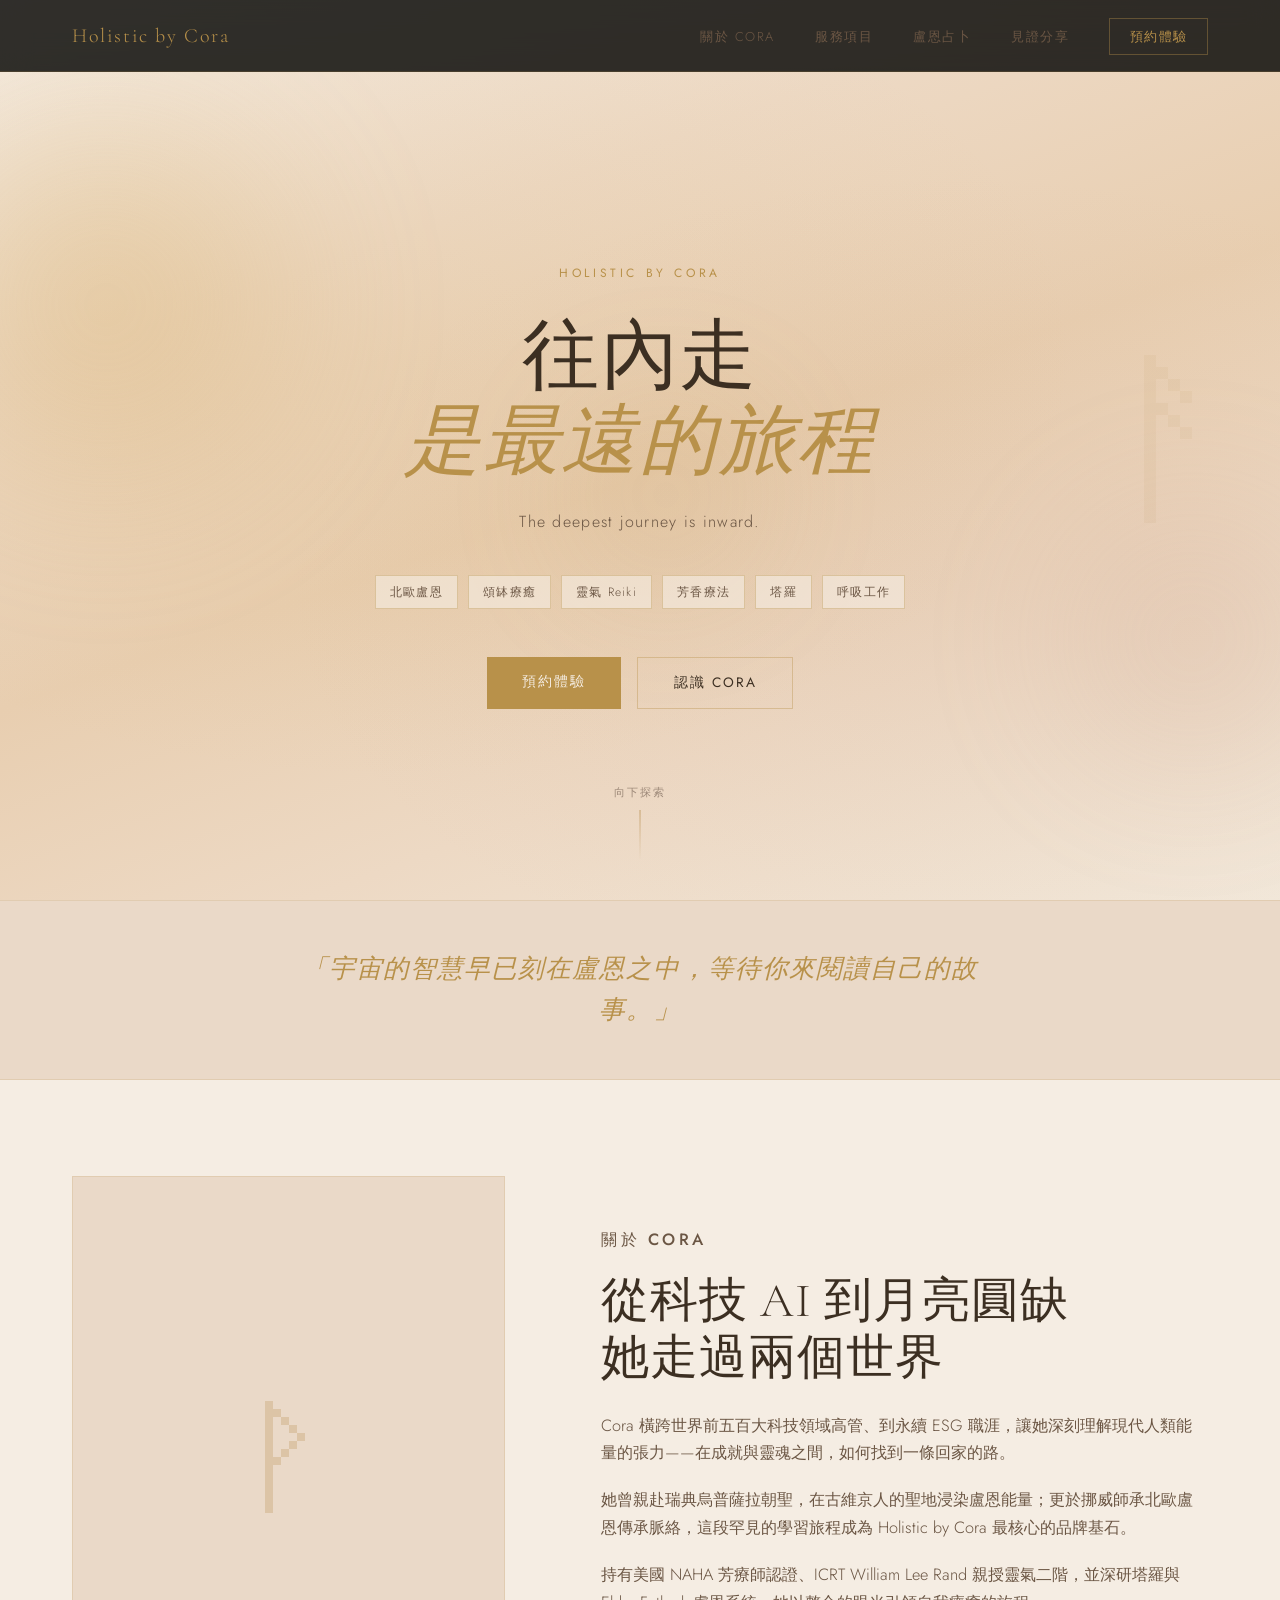
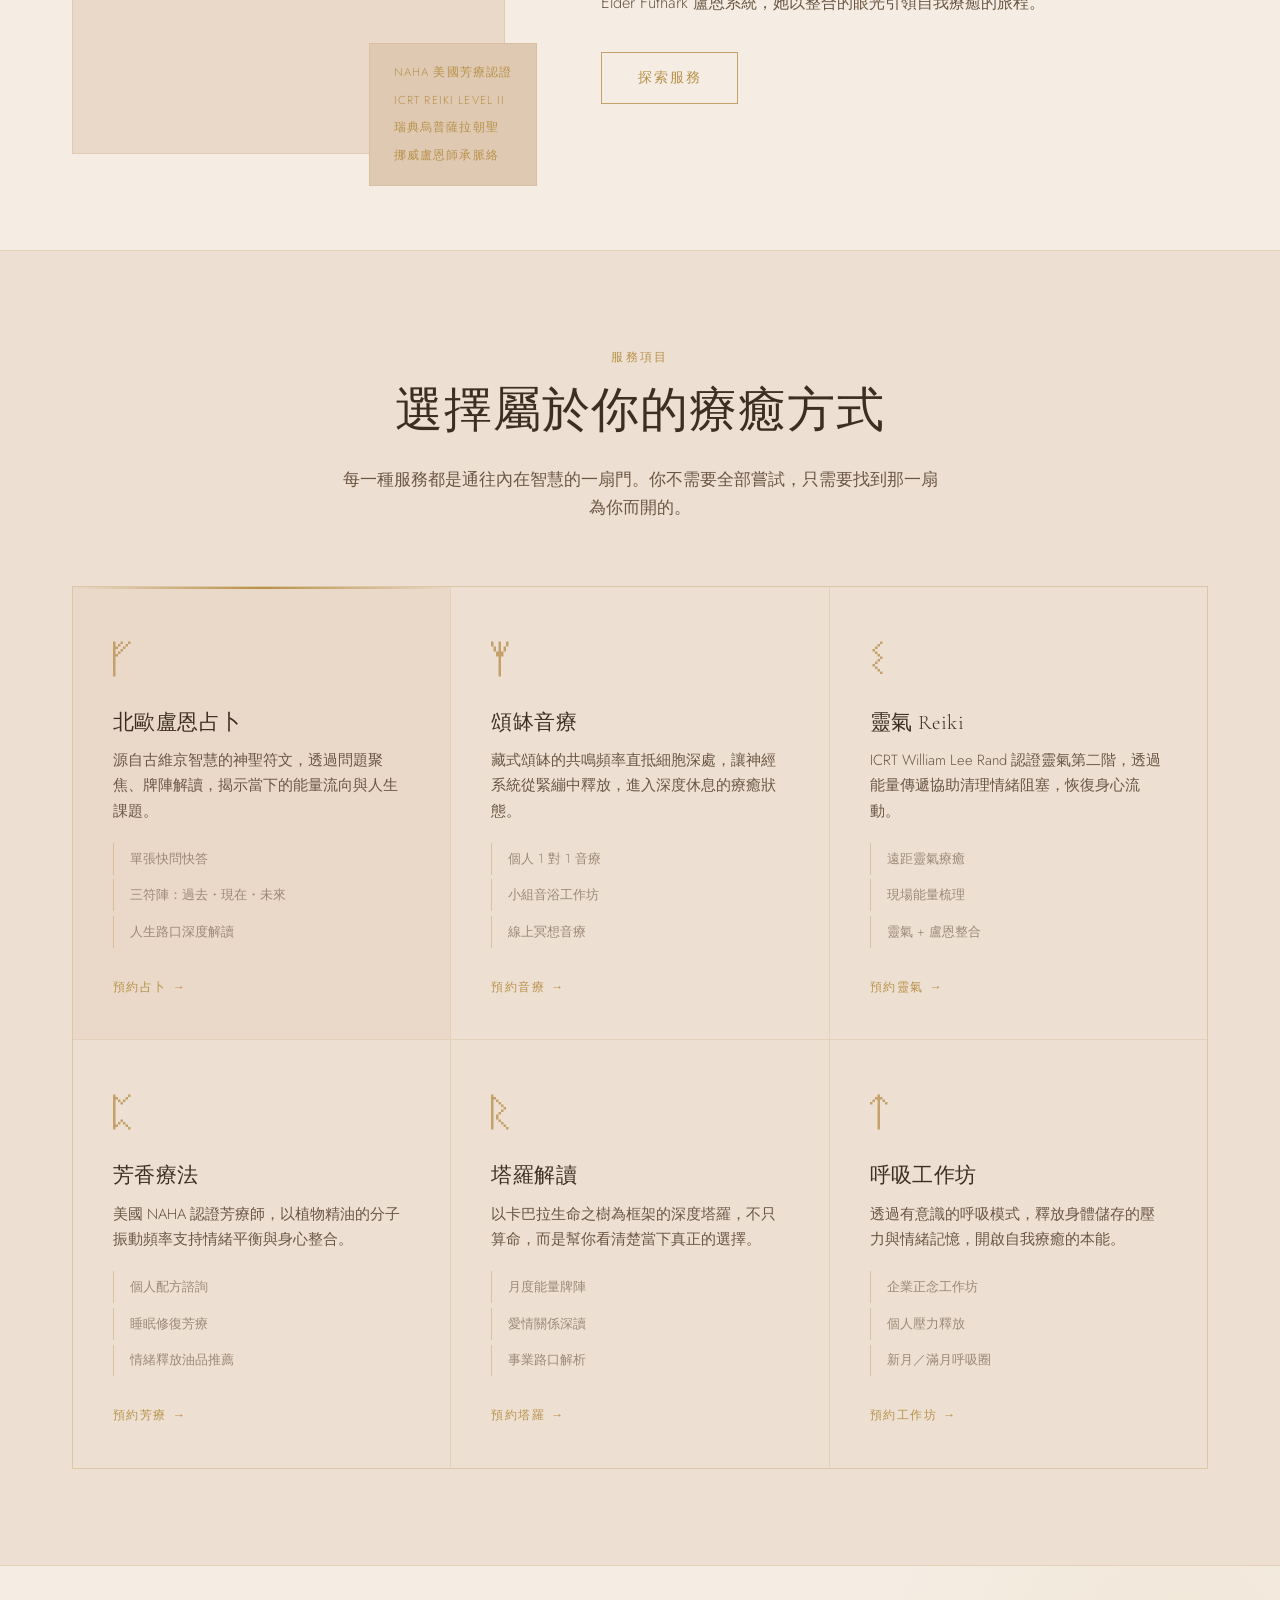
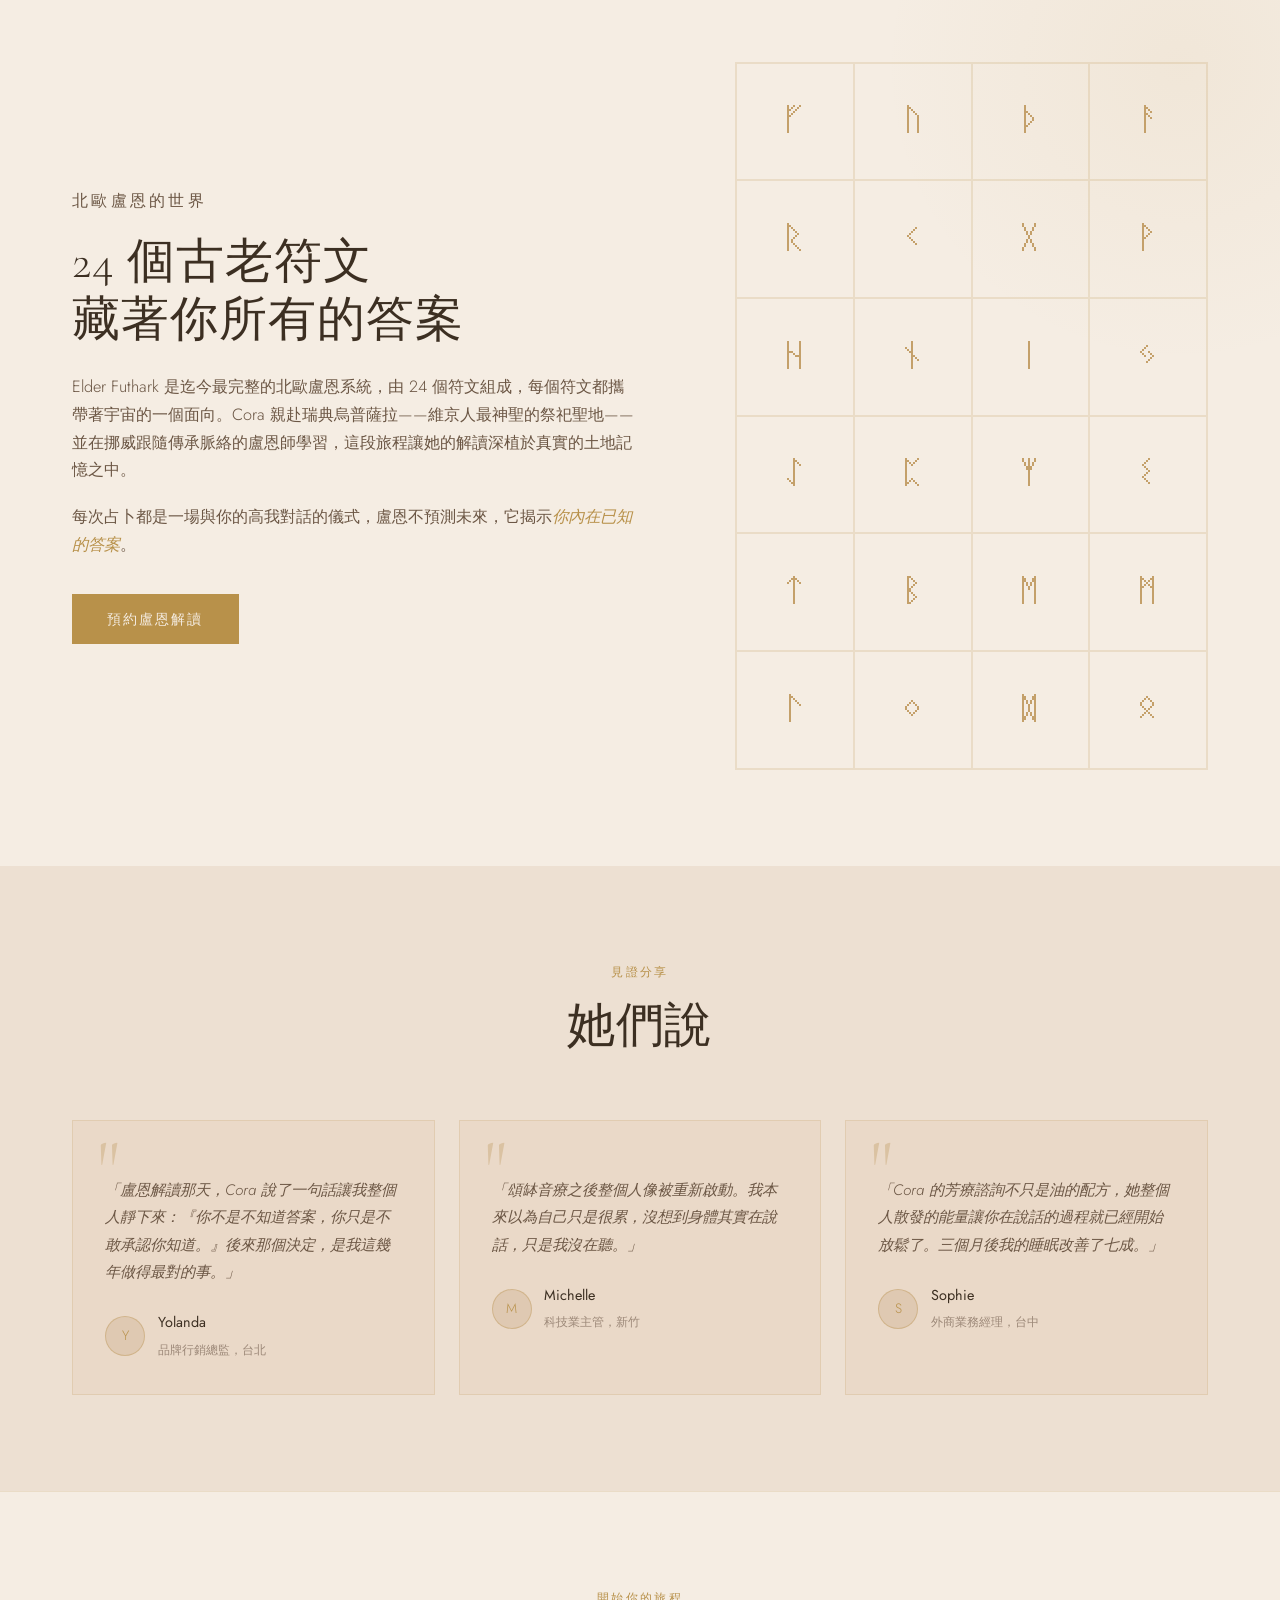
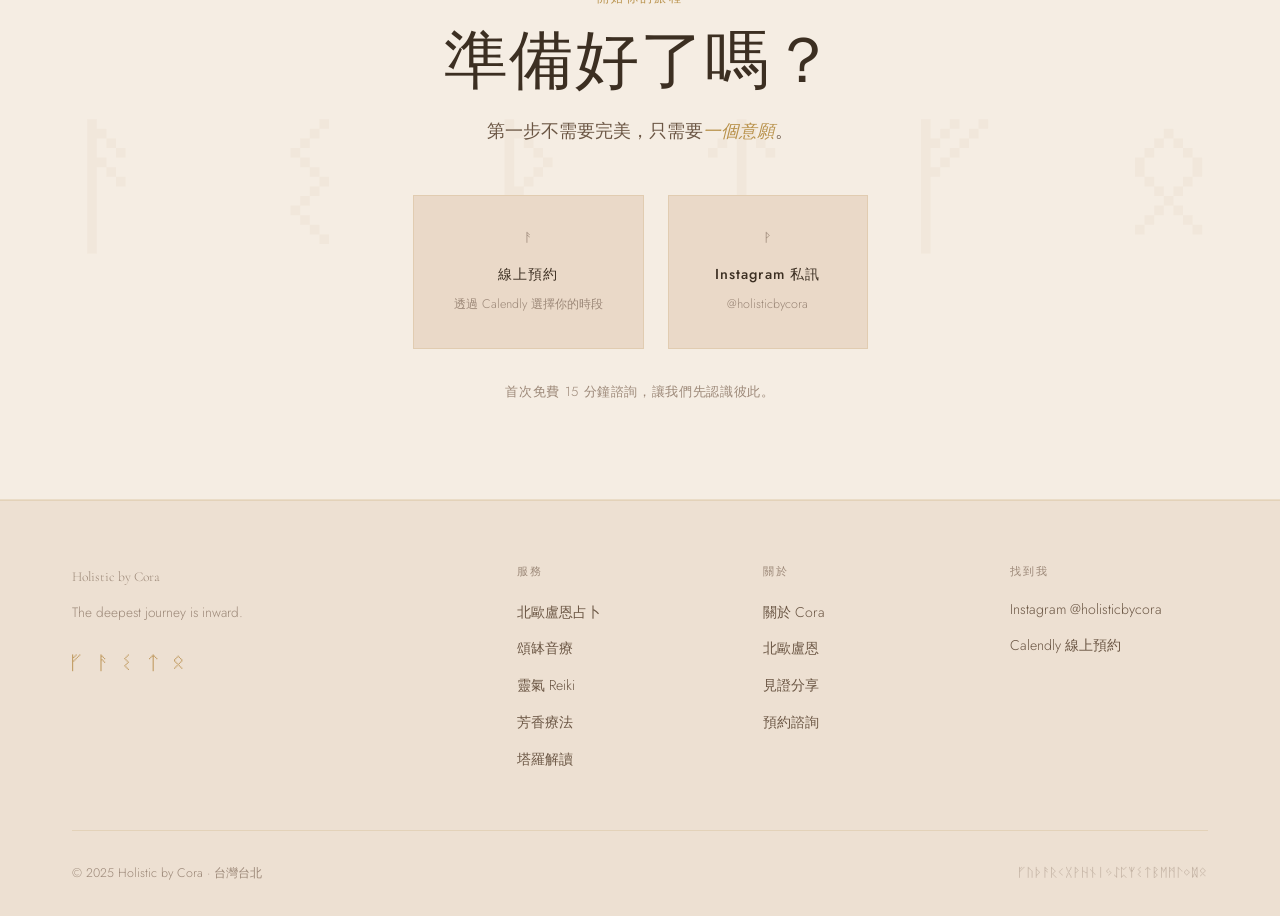
<file: index (3).html>
<!DOCTYPE html>
<html lang="zh-TW">
<head>
  <meta charset="UTF-8" />
  <meta name="viewport" content="width=device-width, initial-scale=1.0" />
  <title>Holistic by Cora｜北歐盧恩・身心靈療癒</title>
  <meta name="description" content="For the woman who runs the boardroom by day and follows the moon by night. 北歐盧恩占卜、頌缽療癒、靈氣、芳療，由 Cora 帶領你走向內在智慧。" />
  <link rel="preconnect" href="https://fonts.googleapis.com" />
  <link rel="preconnect" href="https://fonts.gstatic.com" crossorigin />
  <link href="https://fonts.googleapis.com/css2?family=Cormorant+Garamond:ital,wght@0,300;0,400;0,600;1,300;1,400&family=Jost:wght@300;400;500&family=Noto+Serif+TC:wght@300;400&display=swap" rel="stylesheet" />
<style>
/* ============================================
   Holistic by Cora — Main Stylesheet
   Aesthetic: Morandi nude warmth with golden light
   Palette: Warm parchment · dusty rose · antique gold
   ============================================ */

:root {
  --color-bg:        #F5EDE3;
  --color-bg-2:      #EDE0D2;
  --color-bg-3:      #E6D5C3;
  --color-surface:   #EAD9C8;
  --color-surface-2: #DFC9B2;

  --color-gold:       #B8914A;
  --color-gold-light: #D4A85A;
  --color-gold-dim:   #C4A06A;
  --color-gold-glow:  rgba(184, 145, 74, 0.18);

  --color-rose:      #C4937A;
  --color-sage:      #8A9E82;
  --color-dust:      #B0A898;

  --color-text-primary:   #3C2F22;
  --color-text-secondary: #6B5644;
  --color-text-muted:     #9C8878;

  --color-border:        rgba(184, 145, 74, 0.18);
  --color-border-strong: rgba(184, 145, 74, 0.38);

  --font-display:  'Cormorant Garamond', Georgia, serif;
  --font-body:     'Jost', sans-serif;
  --font-serif-tc: 'Noto Serif TC', serif;

  --max-width: 1200px;
  --nav-height: 72px;

  --ease-out:    cubic-bezier(0.16, 1, 0.3, 1);
  --ease-in-out: cubic-bezier(0.45, 0, 0.55, 1);
}

/* ---- Reset ---- */
*, *::before, *::after { box-sizing: border-box; margin: 0; padding: 0; }
html { scroll-behavior: smooth; font-size: 16px; }
body {
  background: var(--color-bg);
  color: var(--color-text-primary);
  font-family: var(--font-body);
  font-weight: 300;
  line-height: 1.7;
  overflow-x: hidden;
}
img { max-width: 100%; display: block; }
a { color: inherit; text-decoration: none; }
ul { list-style: none; }
strong { font-weight: 500; }
em { font-style: italic; color: var(--color-gold); }

/* ---- Typography ---- */
h1, h2, h3, h4 {
  font-family: var(--font-display);
  font-weight: 300;
  line-height: 1.2;
  letter-spacing: 0.02em;
}

/* ---- Utility ---- */
.container {
  max-width: var(--max-width);
  margin: 0 auto;
  padding: 0 2rem;
}
.section { padding: 6rem 0; }

.section__eyebrow {
  font-family: var(--font-body);
  font-size: 0.75rem;
  font-weight: 500;
  letter-spacing: 0.2em;
  text-transform: uppercase;
  color: var(--color-gold);
  margin-bottom: 1rem;
}
.section__title {
  font-size: clamp(2rem, 4vw, 3rem);
  color: var(--color-text-primary);
  margin-bottom: 1.5rem;
}
.section__desc {
  color: var(--color-text-secondary);
  max-width: 600px;
  font-size: 1.05rem;
}
.section__header {
  text-align: center;
  margin-bottom: 4rem;
}
.section__header .section__desc {
  margin: 0 auto;
}

/* ---- Buttons ---- */
.btn {
  display: inline-block;
  padding: 0.85rem 2.2rem;
  font-family: var(--font-body);
  font-size: 0.85rem;
  font-weight: 400;
  letter-spacing: 0.15em;
  text-transform: uppercase;
  transition: all 0.3s var(--ease-out);
  cursor: pointer;
  border: none;
}
.btn--primary {
  background: var(--color-gold);
  color: #F5EDE3;
}
.btn--primary:hover {
  background: var(--color-gold-light);
  transform: translateY(-2px);
  box-shadow: 0 8px 24px rgba(184,145,74,0.25);
}
.btn--ghost {
  background: transparent;
  color: var(--color-text-primary);
  border: 1px solid var(--color-border-strong);
}
.btn--ghost:hover {
  border-color: var(--color-gold);
  color: var(--color-gold);
  transform: translateY(-2px);
}
.btn--outline {
  background: transparent;
  color: var(--color-gold);
  border: 1px solid var(--color-gold-dim);
}
.btn--outline:hover {
  background: var(--color-gold-glow);
  border-color: var(--color-gold);
}

/* ============================================
   NAV
   ============================================ */
.nav {
  position: fixed;
  top: 0; left: 0; right: 0;
  z-index: 100;
  height: var(--nav-height);
  background: rgba(245, 237, 227, 0.88);
  backdrop-filter: blur(14px);
  border-bottom: 1px solid var(--color-border);
  transition: background 0.4s;
}
.nav__inner {
  max-width: var(--max-width);
  margin: 0 auto;
  padding: 0 2rem;
  height: 100%;
  display: flex;
  align-items: center;
  justify-content: space-between;
}
.nav__logo {
  font-family: var(--font-display);
  font-size: 1.25rem;
  font-weight: 300;
  letter-spacing: 0.08em;
  color: var(--color-gold);
}
.nav__links {
  display: flex;
  align-items: center;
  gap: 2.5rem;
}
.nav__links a {
  font-size: 0.8rem;
  letter-spacing: 0.12em;
  text-transform: uppercase;
  color: var(--color-text-secondary);
  transition: color 0.2s;
}
.nav__links a:hover { color: var(--color-text-primary); }
.nav__cta {
  color: var(--color-gold) !important;
  border: 1px solid var(--color-border-strong);
  padding: 0.5rem 1.2rem;
  transition: all 0.3s !important;
}
.nav__cta:hover {
  background: var(--color-gold-glow);
  border-color: var(--color-gold) !important;
}
.nav__toggle {
  display: none;
  flex-direction: column;
  gap: 5px;
  background: none;
  border: none;
  cursor: pointer;
  padding: 4px;
}
.nav__toggle span {
  display: block;
  width: 24px;
  height: 1px;
  background: var(--color-text-primary);
  transition: all 0.3s;
}

/* ============================================
   HERO
   ============================================ */
.hero {
  position: relative;
  min-height: 100vh;
  display: flex;
  align-items: center;
  justify-content: center;
  text-align: center;
  overflow: hidden;
  padding-top: var(--nav-height);
  background: linear-gradient(
    160deg,
    #F5EDE3 0%,
    #EDD9C4 28%,
    #E8CEB0 52%,
    #EDD9C4 74%,
    #F2E8DA 100%
  );
}
/* Subtle gold shimmer overlay */
.hero::after {
  content: '';
  position: absolute;
  inset: 0;
  background:
    radial-gradient(ellipse at 30% 40%, rgba(212,168,90,0.12) 0%, transparent 55%),
    radial-gradient(ellipse at 75% 65%, rgba(196,147,122,0.10) 0%, transparent 50%);
  pointer-events: none;
}
.hero__bg {
  position: absolute;
  inset: 0;
}
.hero__orb {
  position: absolute;
  border-radius: 50%;
  filter: blur(70px);
  opacity: 0.35;
  animation: drift 14s ease-in-out infinite alternate;
}
.hero__orb--1 {
  width: 520px; height: 520px;
  background: radial-gradient(circle, #D4A85A, transparent 70%);
  top: 5%; left: -12%;
  animation-delay: 0s;
}
.hero__orb--2 {
  width: 380px; height: 380px;
  background: radial-gradient(circle, #C4937A, transparent 70%);
  bottom: 8%; right: -8%;
  animation-delay: -5s;
  opacity: 0.22;
}
.hero__orb--3 {
  width: 280px; height: 280px;
  background: radial-gradient(circle, #B8914A, transparent 70%);
  top: 55%; left: 52%;
  transform: translate(-50%, -50%);
  animation-delay: -9s;
  opacity: 0.18;
}
@keyframes drift {
  from { transform: translate(0, 0) scale(1); }
  to   { transform: translate(28px, -18px) scale(1.08); }
}
.hero__content {
  position: relative;
  z-index: 2;
  max-width: 760px;
  padding: 2rem;
}
.hero__eyebrow {
  font-size: 0.75rem;
  letter-spacing: 0.3em;
  text-transform: uppercase;
  color: var(--color-gold);
  margin-bottom: 2rem;
  font-weight: 400;
}
.hero__title {
  font-size: clamp(2.8rem, 6vw, 5rem);
  color: var(--color-text-primary);
  margin-bottom: 1.5rem;
  line-height: 1.1;
  animation: fadeUp 1s var(--ease-out) both;
}
.hero__title em {
  display: block;
  color: var(--color-gold);
}
.hero__subtitle {
  font-family: var(--font-body);
  font-size: 1rem;
  color: var(--color-text-secondary);
  letter-spacing: 0.08em;
  margin-bottom: 2.5rem;
  animation: fadeUp 1s 0.15s var(--ease-out) both;
}
.br-desktop { display: block; }
.hero__tags {
  display: flex;
  flex-wrap: wrap;
  gap: 0.6rem;
  justify-content: center;
  margin-bottom: 3rem;
  animation: fadeUp 1s 0.3s var(--ease-out) both;
}
.hero__tags span {
  font-size: 0.75rem;
  letter-spacing: 0.1em;
  padding: 0.35rem 0.9rem;
  border: 1px solid var(--color-border-strong);
  color: var(--color-text-secondary);
  background: rgba(245,237,227,0.6);
}
.hero__ctas {
  display: flex;
  gap: 1rem;
  justify-content: center;
  flex-wrap: wrap;
  animation: fadeUp 1s 0.45s var(--ease-out) both;
}
.hero__rune {
  position: absolute;
  right: 5%;
  top: 50%;
  transform: translateY(-50%);
  font-family: var(--font-display);
  font-size: clamp(8rem, 15vw, 18rem);
  color: rgba(184, 145, 74, 0.07);
  user-select: none;
  z-index: 1;
  line-height: 1;
}
.scroll-hint {
  position: absolute;
  bottom: 2.5rem;
  left: 50%;
  transform: translateX(-50%);
  display: flex;
  flex-direction: column;
  align-items: center;
  gap: 0.5rem;
  z-index: 2;
}
.scroll-hint span {
  font-size: 0.7rem;
  letter-spacing: 0.2em;
  text-transform: uppercase;
  color: var(--color-text-muted);
}
.scroll-hint__line {
  width: 1px;
  height: 50px;
  background: linear-gradient(to bottom, var(--color-gold-dim), transparent);
  animation: scrollLine 2s ease-in-out infinite;
}
@keyframes scrollLine {
  0%   { transform: scaleY(0); transform-origin: top; opacity: 1; }
  50%  { transform: scaleY(1); transform-origin: top; opacity: 1; }
  100% { transform: scaleY(1); transform-origin: bottom; opacity: 0; }
}
@keyframes fadeUp {
  from { opacity: 0; transform: translateY(24px); }
  to   { opacity: 1; transform: translateY(0); }
}

/* ============================================
   QUOTE BANNER
   ============================================ */
.quote-banner {
  background: var(--color-surface);
  border-top: 1px solid var(--color-border);
  border-bottom: 1px solid var(--color-border);
  padding: 3rem 2rem;
  text-align: center;
}
.quote-banner blockquote {
  font-family: var(--font-display);
  font-size: clamp(1.1rem, 2.5vw, 1.6rem);
  font-weight: 300;
  font-style: italic;
  color: var(--color-gold);
  max-width: 700px;
  margin: 0 auto;
  letter-spacing: 0.04em;
  line-height: 1.6;
}

/* ============================================
   ABOUT
   ============================================ */
.about { background: var(--color-bg); }
.about__grid {
  display: grid;
  grid-template-columns: 1fr 1.4fr;
  gap: 6rem;
  align-items: center;
}
.about__frame { position: relative; }
.about__img-placeholder {
  aspect-ratio: 3/4;
  background: var(--color-surface);
  border: 1px solid var(--color-border);
  display: flex;
  align-items: center;
  justify-content: center;
  overflow: hidden;
}
.rune-large {
  font-family: var(--font-display);
  font-size: 8rem;
  color: var(--color-gold-dim);
  opacity: 0.35;
}
.about__badge {
  position: absolute;
  bottom: -2rem;
  right: -2rem;
  background: var(--color-surface-2);
  border: 1px solid var(--color-border);
  padding: 1.2rem 1.5rem;
  display: flex;
  flex-direction: column;
  gap: 0.5rem;
}
.about__badge span {
  font-size: 0.72rem;
  letter-spacing: 0.1em;
  color: var(--color-gold);
  text-transform: uppercase;
}
.about__text-col p {
  color: var(--color-text-secondary);
  margin-bottom: 1.2rem;
  font-size: 1.02rem;
}
.about__text-col .btn { margin-top: 1rem; }

/* ============================================
   SERVICES
   ============================================ */
.services {
  background: var(--color-bg-2);
  border-top: 1px solid var(--color-border);
  border-bottom: 1px solid var(--color-border);
}
.services__grid {
  display: grid;
  grid-template-columns: repeat(3, 1fr);
  gap: 1px;
  background: var(--color-border);
  border: 1px solid var(--color-border);
}
.service-card {
  background: var(--color-bg-2);
  padding: 2.5rem;
  transition: background 0.3s;
  position: relative;
  overflow: hidden;
}
.service-card:hover { background: var(--color-surface); }
.service-card--featured { background: var(--color-surface); }
.service-card--featured::before {
  content: '';
  position: absolute;
  top: 0; left: 0;
  width: 100%;
  height: 2px;
  background: linear-gradient(90deg, transparent, var(--color-gold), transparent);
}
.service-card__rune {
  font-family: var(--font-display);
  font-size: 2.5rem;
  color: var(--color-gold-dim);
  margin-bottom: 1rem;
  display: block;
  transition: color 0.3s;
}
.service-card:hover .service-card__rune { color: var(--color-gold); }
.service-card h3 {
  font-size: 1.3rem;
  color: var(--color-text-primary);
  margin-bottom: 0.8rem;
}
.service-card > p {
  color: var(--color-text-secondary);
  font-size: 0.92rem;
  margin-bottom: 1.2rem;
  line-height: 1.7;
}
.service-card ul { margin-bottom: 1.5rem; }
.service-card ul li {
  font-size: 0.82rem;
  color: var(--color-text-muted);
  padding: 0.3rem 0;
  padding-left: 1rem;
  border-left: 1px solid var(--color-border-strong);
  margin-bottom: 0.3rem;
}
.service-card__link {
  font-size: 0.78rem;
  letter-spacing: 0.12em;
  text-transform: uppercase;
  color: var(--color-gold);
  transition: letter-spacing 0.3s;
}
.service-card__link:hover { letter-spacing: 0.2em; }

/* ============================================
   RUNES FEATURE
   ============================================ */
.runes-feature {
  background: var(--color-bg);
  position: relative;
  overflow: hidden;
}
.runes-feature::before {
  content: '';
  position: absolute;
  top: -200px; right: -200px;
  width: 600px; height: 600px;
  border-radius: 50%;
  background: radial-gradient(circle, rgba(184,145,74,0.07) 0%, transparent 70%);
}
.runes-feature__inner {
  display: grid;
  grid-template-columns: 1.2fr 1fr;
  gap: 6rem;
  align-items: center;
}
.runes-feature__text p {
  color: var(--color-text-secondary);
  margin-bottom: 1.2rem;
  font-size: 1.02rem;
}
.runes-feature__text .btn { margin-top: 1rem; }
.rune-grid {
  display: grid;
  grid-template-columns: repeat(4, 1fr);
  gap: 0;
  border: 1px solid var(--color-border);
}
.rune-grid span {
  font-family: var(--font-display);
  font-size: 2rem;
  color: var(--color-gold-dim);
  display: flex;
  align-items: center;
  justify-content: center;
  aspect-ratio: 1;
  border: 1px solid var(--color-border);
  cursor: default;
  transition: all 0.3s;
}
.rune-grid span:hover {
  background: var(--color-surface);
  color: var(--color-gold);
  transform: scale(1.1);
  z-index: 1;
  position: relative;
  box-shadow: 0 4px 20px rgba(184,145,74,0.15);
}

/* ============================================
   TESTIMONIALS
   ============================================ */
.testimonials { background: var(--color-bg-2); }
.testimonials__grid {
  display: grid;
  grid-template-columns: repeat(3, 1fr);
  gap: 1.5rem;
}
.testimonial-card {
  background: var(--color-surface);
  border: 1px solid var(--color-border);
  padding: 2rem;
  position: relative;
}
.testimonial-card::before {
  content: '"';
  font-family: var(--font-display);
  font-size: 5rem;
  color: var(--color-gold-dim);
  opacity: 0.4;
  position: absolute;
  top: 0.5rem; left: 1.5rem;
  line-height: 1;
}
.testimonial-card__quote {
  color: var(--color-text-secondary);
  font-size: 0.95rem;
  line-height: 1.8;
  margin-bottom: 1.5rem;
  padding-top: 1.5rem;
  font-style: italic;
}
.testimonial-card__author {
  display: flex;
  align-items: center;
  gap: 0.8rem;
}
.testimonial-card__avatar {
  width: 40px; height: 40px;
  border-radius: 50%;
  background: var(--color-surface-2);
  border: 1px solid var(--color-border-strong);
  display: flex;
  align-items: center;
  justify-content: center;
  font-size: 0.85rem;
  color: var(--color-gold);
  flex-shrink: 0;
}
.testimonial-card__author strong {
  display: block;
  font-size: 0.9rem;
  color: var(--color-text-primary);
  font-weight: 400;
}
.testimonial-card__author span {
  font-size: 0.78rem;
  color: var(--color-text-muted);
}

/* ============================================
   BOOKING CTA
   ============================================ */
.booking {
  background: var(--color-bg);
  position: relative;
  overflow: hidden;
  text-align: center;
  border-top: 1px solid var(--color-border);
  border-bottom: 1px solid var(--color-border);
}
.booking__bg {
  position: absolute;
  inset: 0;
  display: flex;
  align-items: center;
  justify-content: space-around;
  pointer-events: none;
}
.booking__bg span {
  font-family: var(--font-display);
  font-size: clamp(4rem, 12vw, 14rem);
  color: rgba(184, 145, 74, 0.05);
  user-select: none;
}
.booking__inner {
  position: relative;
  z-index: 2;
  max-width: 700px;
  margin: 0 auto;
}
.booking__title {
  font-size: clamp(2.5rem, 5vw, 4rem);
  color: var(--color-text-primary);
  margin-bottom: 1rem;
}
.booking__subtitle {
  font-size: 1.1rem;
  color: var(--color-text-secondary);
  margin-bottom: 3rem;
}
.booking__options {
  display: flex;
  gap: 1.5rem;
  justify-content: center;
  margin-bottom: 2rem;
  flex-wrap: wrap;
}
.booking__option {
  background: var(--color-surface);
  border: 1px solid var(--color-border);
  padding: 2rem 2.5rem;
  display: flex;
  flex-direction: column;
  align-items: center;
  gap: 0.5rem;
  min-width: 200px;
  transition: all 0.3s var(--ease-out);
}
.booking__option:hover {
  border-color: var(--color-gold-dim);
  background: var(--color-surface-2);
  transform: translateY(-4px);
  box-shadow: 0 12px 32px rgba(184,145,74,0.12);
}
.booking__option-rune {
  font-family: var(--font-display);
  font-size: 2.5rem;
  color: var(--color-gold);
  display: block;
  margin-bottom: 0.3rem;
}
.booking__option strong {
  font-size: 0.9rem;
  letter-spacing: 0.08em;
  color: var(--color-text-primary);
}
.booking__option span {
  font-size: 0.78rem;
  color: var(--color-text-muted);
}
.booking__note {
  font-size: 0.82rem;
  color: var(--color-text-muted);
  letter-spacing: 0.05em;
}

/* ============================================
   FOOTER
   ============================================ */
.footer {
  background: var(--color-bg-2);
  border-top: 1px solid var(--color-border);
  padding: 4rem 0 2rem;
}
.footer__inner {
  display: grid;
  grid-template-columns: 2fr 1fr 1fr 1fr;
  gap: 3rem;
  padding-bottom: 3rem;
  border-bottom: 1px solid var(--color-border);
  margin-bottom: 2rem;
}
.footer__logo {
  font-family: var(--font-display);
  font-size: 1.3rem;
  color: var(--color-gold);
  margin-bottom: 0.8rem;
}
.footer__brand p {
  font-size: 0.85rem;
  color: var(--color-text-muted);
  line-height: 1.7;
}
.footer__runes {
  margin-top: 1.5rem;
  font-family: var(--font-display);
  font-size: 1.2rem;
  color: var(--color-gold-dim);
  letter-spacing: 0.3em;
}
.footer__links h4, .footer__social h4 {
  font-size: 0.7rem;
  letter-spacing: 0.2em;
  text-transform: uppercase;
  color: var(--color-text-muted);
  margin-bottom: 1.2rem;
  font-weight: 400;
  font-family: var(--font-body);
}
.footer__links ul li { margin-bottom: 0.6rem; }
.footer__links ul li a {
  font-size: 0.88rem;
  color: var(--color-text-secondary);
  transition: color 0.2s;
}
.footer__links ul li a:hover { color: var(--color-gold); }
.footer__social a {
  display: block;
  font-size: 0.88rem;
  color: var(--color-text-secondary);
  margin-bottom: 0.8rem;
  transition: color 0.2s;
}
.footer__social a:hover { color: var(--color-gold); }
.footer__bottom {
  display: flex;
  justify-content: space-between;
  align-items: center;
  flex-wrap: wrap;
  gap: 1rem;
}
.footer__bottom p {
  font-size: 0.78rem;
  color: var(--color-text-muted);
}
.footer__rune-row {
  letter-spacing: 0.15em;
  font-family: var(--font-display);
  font-size: 0.9rem;
  color: var(--color-gold-dim);
  opacity: 0.5;
}

/* ============================================
   SCROLL ANIMATIONS
   ============================================ */
.reveal {
  opacity: 0;
  transform: translateY(32px);
  transition: opacity 0.8s var(--ease-out), transform 0.8s var(--ease-out);
}
.reveal.visible {
  opacity: 1;
  transform: translateY(0);
}
.reveal-delay-1 { transition-delay: 0.1s; }
.reveal-delay-2 { transition-delay: 0.2s; }
.reveal-delay-3 { transition-delay: 0.3s; }

/* ============================================
   MOBILE RESPONSIVE
   ============================================ */
@media (max-width: 900px) {
  .nav__links {
    display: none;
    position: absolute;
    top: var(--nav-height);
    left: 0; right: 0;
    background: rgba(245, 237, 227, 0.97);
    backdrop-filter: blur(20px);
    flex-direction: column;
    padding: 2rem;
    gap: 1.5rem;
    border-bottom: 1px solid var(--color-border);
  }
  .nav__links.open { display: flex; }
  .nav__toggle { display: flex; }

  .about__grid { grid-template-columns: 1fr; gap: 3rem; }
  .about__badge { position: static; margin-top: 1rem; }
  .about__img-placeholder { aspect-ratio: 1; }

  .services__grid { grid-template-columns: 1fr 1fr; }

  .runes-feature__inner { grid-template-columns: 1fr; gap: 3rem; }
  .runes-feature__symbols { order: -1; }
  .rune-grid span { font-size: 1.5rem; }

  .testimonials__grid { grid-template-columns: 1fr; }

  .footer__inner { grid-template-columns: 1fr 1fr; }
}

@media (max-width: 600px) {
  .section { padding: 4rem 0; }
  .services__grid { grid-template-columns: 1fr; }
  .hero__title { font-size: 2.5rem; }
  .br-desktop { display: none; }
  .footer__inner { grid-template-columns: 1fr; }
  .footer__bottom { flex-direction: column; text-align: center; }
  .booking__options { flex-direction: column; align-items: center; }
  .booking__option { width: 100%; max-width: 300px; }
  .hero__ctas { flex-direction: column; align-items: center; }
}

</style>
</head>
<body>

  <!-- Navigation -->
  <nav class="nav" id="nav">
    <div class="nav__inner">
      <a href="#" class="nav__logo">Holistic by Cora</a>
      <button class="nav__toggle" id="navToggle" aria-label="開啟選單">
        <span></span><span></span><span></span>
      </button>
      <ul class="nav__links" id="navLinks">
        <li><a href="#about">關於 Cora</a></li>
        <li><a href="#services">服務項目</a></li>
        <li><a href="#runes">盧恩占卜</a></li>
        <li><a href="#testimonials">見證分享</a></li>
        <li><a href="#booking" class="nav__cta">預約體驗</a></li>
      </ul>
    </div>
  </nav>

  <!-- Hero -->
  <section class="hero" id="home">
    <div class="hero__bg">
      <div class="hero__orb hero__orb--1"></div>
      <div class="hero__orb hero__orb--2"></div>
      <div class="hero__orb hero__orb--3"></div>
    </div>
    <div class="hero__content">
      <p class="hero__eyebrow">Holistic by Cora</p>
      <h1 class="hero__title">
        往內走<br />
        <em>是最遠的旅程</em>
      </h1>
      <p class="hero__subtitle">
        The deepest journey is inward.
      </p>
      <div class="hero__tags">
        <span>北歐盧恩</span>
        <span>頌缽療癒</span>
        <span>靈氣 Reiki</span>
        <span>芳香療法</span>
        <span>塔羅</span>
        <span>呼吸工作</span>
      </div>
      <div class="hero__ctas">
        <a href="#booking" class="btn btn--primary">預約體驗</a>
        <a href="#about" class="btn btn--ghost">認識 Cora</a>
      </div>
    </div>
    <div class="hero__rune" aria-hidden="true">ᚨ</div>
    <div class="scroll-hint">
      <span>向下探索</span>
      <div class="scroll-hint__line"></div>
    </div>
  </section>

  <!-- Quote Banner -->
  <section class="quote-banner">
    <blockquote>
      「宇宙的智慧早已刻在盧恩之中，等待你來閱讀自己的故事。」
    </blockquote>
  </section>

  <!-- About -->
  <section class="about section" id="about">
    <div class="container">
      <div class="about__grid">
        <div class="about__image-col">
          <div class="about__frame">
            <div class="about__img-placeholder">
              <span class="rune-large" aria-hidden="true">ᚹ</span>
            </div>
            <div class="about__badge">
              <span>NAHA 美國芳療認證</span>
              <span>ICRT Reiki Level II</span>
              <span>瑞典烏普薩拉朝聖</span>
              <span>挪威盧恩師承脈絡</span>
            </div>
          </div>
        </div>
        <div class="about__text-col">
          <p class="section__eyebrow">關於 Cora</p>
          <h2 class="section__title">從科技 AI 到月亮圓缺<br />她走過兩個世界</h2>
          <p>Cora 橫跨世界前五百大科技領域高管、到永續 ESG 職涯，讓她深刻理解現代人類能量的張力——在成就與靈魂之間，如何找到一條回家的路。</p>
          <p>她曾親赴<strong>瑞典烏普薩拉</strong>朝聖，在古維京人的聖地浸染盧恩能量；更於<strong>挪威師承北歐盧恩傳承脈絡</strong>，這段罕見的學習旅程成為 Holistic by Cora 最核心的品牌基石。</p>
          <p>持有美國 NAHA 芳療師認證、ICRT William Lee Rand 親授靈氣二階，並深研塔羅與 Elder Futhark 盧恩系統，她以整合的眼光引領自我療癒的旅程。</p>
          <a href="#services" class="btn btn--outline">探索服務</a>
        </div>
      </div>
    </div>
  </section>

  <!-- Services -->
  <section class="services section" id="services">
    <div class="container">
      <div class="section__header">
        <p class="section__eyebrow">服務項目</p>
        <h2 class="section__title">選擇屬於你的療癒方式</h2>
        <p class="section__desc">每一種服務都是通往內在智慧的一扇門。你不需要全部嘗試，只需要找到那一扇為你而開的。</p>
      </div>
      <div class="services__grid">

        <div class="service-card service-card--featured">
          <div class="service-card__rune" aria-hidden="true">ᚠ</div>
          <h3>北歐盧恩占卜</h3>
          <p>源自古維京智慧的神聖符文，透過問題聚焦、牌陣解讀，揭示當下的能量流向與人生課題。</p>
          <ul>
            <li>單張快問快答</li>
            <li>三符陣：過去・現在・未來</li>
            <li>人生路口深度解讀</li>
          </ul>
          <a href="#booking" class="service-card__link">預約占卜 →</a>
        </div>

        <div class="service-card">
          <div class="service-card__rune" aria-hidden="true">ᛉ</div>
          <h3>頌缽音療</h3>
          <p>藏式頌缽的共鳴頻率直抵細胞深處，讓神經系統從緊繃中釋放，進入深度休息的療癒狀態。</p>
          <ul>
            <li>個人 1 對 1 音療</li>
            <li>小組音浴工作坊</li>
            <li>線上冥想音療</li>
          </ul>
          <a href="#booking" class="service-card__link">預約音療 →</a>
        </div>

        <div class="service-card">
          <div class="service-card__rune" aria-hidden="true">ᛊ</div>
          <h3>靈氣 Reiki</h3>
          <p>ICRT William Lee Rand 認證靈氣第二階，透過能量傳遞協助清理情緒阻塞，恢復身心流動。</p>
          <ul>
            <li>遠距靈氣療癒</li>
            <li>現場能量梳理</li>
            <li>靈氣 + 盧恩整合</li>
          </ul>
          <a href="#booking" class="service-card__link">預約靈氣 →</a>
        </div>

        <div class="service-card">
          <div class="service-card__rune" aria-hidden="true">ᛈ</div>
          <h3>芳香療法</h3>
          <p>美國 NAHA 認證芳療師，以植物精油的分子振動頻率支持情緒平衡與身心整合。</p>
          <ul>
            <li>個人配方諮詢</li>
            <li>睡眠修復芳療</li>
            <li>情緒釋放油品推薦</li>
          </ul>
          <a href="#booking" class="service-card__link">預約芳療 →</a>
        </div>

        <div class="service-card">
          <div class="service-card__rune" aria-hidden="true">ᚱ</div>
          <h3>塔羅解讀</h3>
          <p>以卡巴拉生命之樹為框架的深度塔羅，不只算命，而是幫你看清楚當下真正的選擇。</p>
          <ul>
            <li>月度能量牌陣</li>
            <li>愛情關係深讀</li>
            <li>事業路口解析</li>
          </ul>
          <a href="#booking" class="service-card__link">預約塔羅 →</a>
        </div>

        <div class="service-card">
          <div class="service-card__rune" aria-hidden="true">ᛏ</div>
          <h3>呼吸工作坊</h3>
          <p>透過有意識的呼吸模式，釋放身體儲存的壓力與情緒記憶，開啟自我療癒的本能。</p>
          <ul>
            <li>企業正念工作坊</li>
            <li>個人壓力釋放</li>
            <li>新月／滿月呼吸圈</li>
          </ul>
          <a href="#booking" class="service-card__link">預約工作坊 →</a>
        </div>

      </div>
    </div>
  </section>

  <!-- Runes Feature -->
  <section class="runes-feature section" id="runes">
    <div class="container">
      <div class="runes-feature__inner">
        <div class="runes-feature__text">
          <p class="section__eyebrow">北歐盧恩的世界</p>
          <h2 class="section__title">24 個古老符文<br />藏著你所有的答案</h2>
          <p>Elder Futhark 是迄今最完整的北歐盧恩系統，由 24 個符文組成，每個符文都攜帶著宇宙的一個面向。Cora 親赴瑞典烏普薩拉——維京人最神聖的祭祀聖地——並在挪威跟隨傳承脈絡的盧恩師學習，這段旅程讓她的解讀深植於真實的土地記憶之中。</p>
          <p>每次占卜都是一場與你的高我對話的儀式，盧恩不預測未來，它揭示<em>你內在已知的答案</em>。</p>
          <a href="#booking" class="btn btn--primary">預約盧恩解讀</a>
        </div>
        <div class="runes-feature__symbols" aria-hidden="true">
          <div class="rune-grid">
            <span title="Fehu">ᚠ</span><span title="Uruz">ᚢ</span><span title="Thurisaz">ᚦ</span><span title="Ansuz">ᚨ</span>
            <span title="Raidho">ᚱ</span><span title="Kenaz">ᚲ</span><span title="Gebo">ᚷ</span><span title="Wunjo">ᚹ</span>
            <span title="Hagalaz">ᚺ</span><span title="Nauthiz">ᚾ</span><span title="Isa">ᛁ</span><span title="Jera">ᛃ</span>
            <span title="Eihwaz">ᛇ</span><span title="Perthro">ᛈ</span><span title="Algiz">ᛉ</span><span title="Sowilo">ᛊ</span>
            <span title="Tiwaz">ᛏ</span><span title="Berkano">ᛒ</span><span title="Ehwaz">ᛖ</span><span title="Mannaz">ᛗ</span>
            <span title="Laguz">ᛚ</span><span title="Ingwaz">ᛜ</span><span title="Dagaz">ᛞ</span><span title="Othala">ᛟ</span>
          </div>
        </div>
      </div>
    </div>
  </section>

  <!-- Testimonials -->
  <section class="testimonials section" id="testimonials">
    <div class="container">
      <div class="section__header">
        <p class="section__eyebrow">見證分享</p>
        <h2 class="section__title">她們說</h2>
      </div>
      <div class="testimonials__grid">
        <div class="testimonial-card">
          <p class="testimonial-card__quote">「盧恩解讀那天，Cora 說了一句話讓我整個人靜下來：『你不是不知道答案，你只是不敢承認你知道。』後來那個決定，是我這幾年做得最對的事。」</p>
          <div class="testimonial-card__author">
            <div class="testimonial-card__avatar">Y</div>
            <div>
              <strong>Yolanda</strong>
              <span>品牌行銷總監，台北</span>
            </div>
          </div>
        </div>
        <div class="testimonial-card">
          <p class="testimonial-card__quote">「頌缽音療之後整個人像被重新啟動。我本來以為自己只是很累，沒想到身體其實在說話，只是我沒在聽。」</p>
          <div class="testimonial-card__author">
            <div class="testimonial-card__avatar">M</div>
            <div>
              <strong>Michelle</strong>
              <span>科技業主管，新竹</span>
            </div>
          </div>
        </div>
        <div class="testimonial-card">
          <p class="testimonial-card__quote">「Cora 的芳療諮詢不只是油的配方，她整個人散發的能量讓你在說話的過程就已經開始放鬆了。三個月後我的睡眠改善了七成。」</p>
          <div class="testimonial-card__author">
            <div class="testimonial-card__avatar">S</div>
            <div>
              <strong>Sophie</strong>
              <span>外商業務經理，台中</span>
            </div>
          </div>
        </div>
      </div>
    </div>
  </section>

  <!-- Booking CTA -->
  <section class="booking section" id="booking">
    <div class="booking__bg" aria-hidden="true">
      <span>ᚨ</span><span>ᛊ</span><span>ᚹ</span><span>ᛏ</span><span>ᚠ</span><span>ᛟ</span>
    </div>
    <div class="container">
      <div class="booking__inner">
        <p class="section__eyebrow">開始你的旅程</p>
        <h2 class="booking__title">準備好了嗎？</h2>
        <p class="booking__subtitle">第一步不需要完美，只需要<em>一個意願</em>。</p>
        <div class="booking__options">
          <a href="https://calendly.com/holisticbycora" target="_blank" rel="noopener" class="booking__option">
            <span class="booking__option-rune" aria-hidden="true">ᚨ</span>
            <strong>線上預約</strong>
            <span>透過 Calendly 選擇你的時段</span>
          </a>
          <a href="https://instagram.com/holisticbycora" target="_blank" rel="noopener" class="booking__option">
            <span class="booking__option-rune" aria-hidden="true">ᚹ</span>
            <strong>Instagram 私訊</strong>
            <span>@holisticbycora</span>
          </a>
        </div>
        <p class="booking__note">首次免費 15 分鐘諮詢，讓我們先認識彼此。</p>
      </div>
    </div>
  </section>

  <!-- Footer -->
  <footer class="footer">
    <div class="container">
      <div class="footer__inner">
        <div class="footer__brand">
          <p class="footer__logo">Holistic by Cora</p>
          <p>The deepest journey is inward.</p>
          <div class="footer__runes" aria-hidden="true">ᚠ ᚨ ᛊ ᛏ ᛟ</div>
        </div>
        <div class="footer__links">
          <h4>服務</h4>
          <ul>
            <li><a href="#services">北歐盧恩占卜</a></li>
            <li><a href="#services">頌缽音療</a></li>
            <li><a href="#services">靈氣 Reiki</a></li>
            <li><a href="#services">芳香療法</a></li>
            <li><a href="#services">塔羅解讀</a></li>
          </ul>
        </div>
        <div class="footer__links">
          <h4>關於</h4>
          <ul>
            <li><a href="#about">關於 Cora</a></li>
            <li><a href="#runes">北歐盧恩</a></li>
            <li><a href="#testimonials">見證分享</a></li>
            <li><a href="#booking">預約諮詢</a></li>
          </ul>
        </div>
        <div class="footer__social">
          <h4>找到我</h4>
          <a href="https://instagram.com/holisticbycora" target="_blank" rel="noopener">Instagram @holisticbycora</a>
          <a href="https://calendly.com/holisticbycora" target="_blank" rel="noopener">Calendly 線上預約</a>
        </div>
      </div>
      <div class="footer__bottom">
        <p>© 2025 Holistic by Cora · 台灣台北</p>
        <p class="footer__rune-row" aria-hidden="true">ᚠᚢᚦᚨᚱᚲᚷᚹᚺᚾᛁᛃᛇᛈᛉᛊᛏᛒᛖᛗᛚᛜᛞᛟ</p>
      </div>
    </div>
  </footer>

  <script src="js/main.js"></script>
</body>
</html>
</file>
